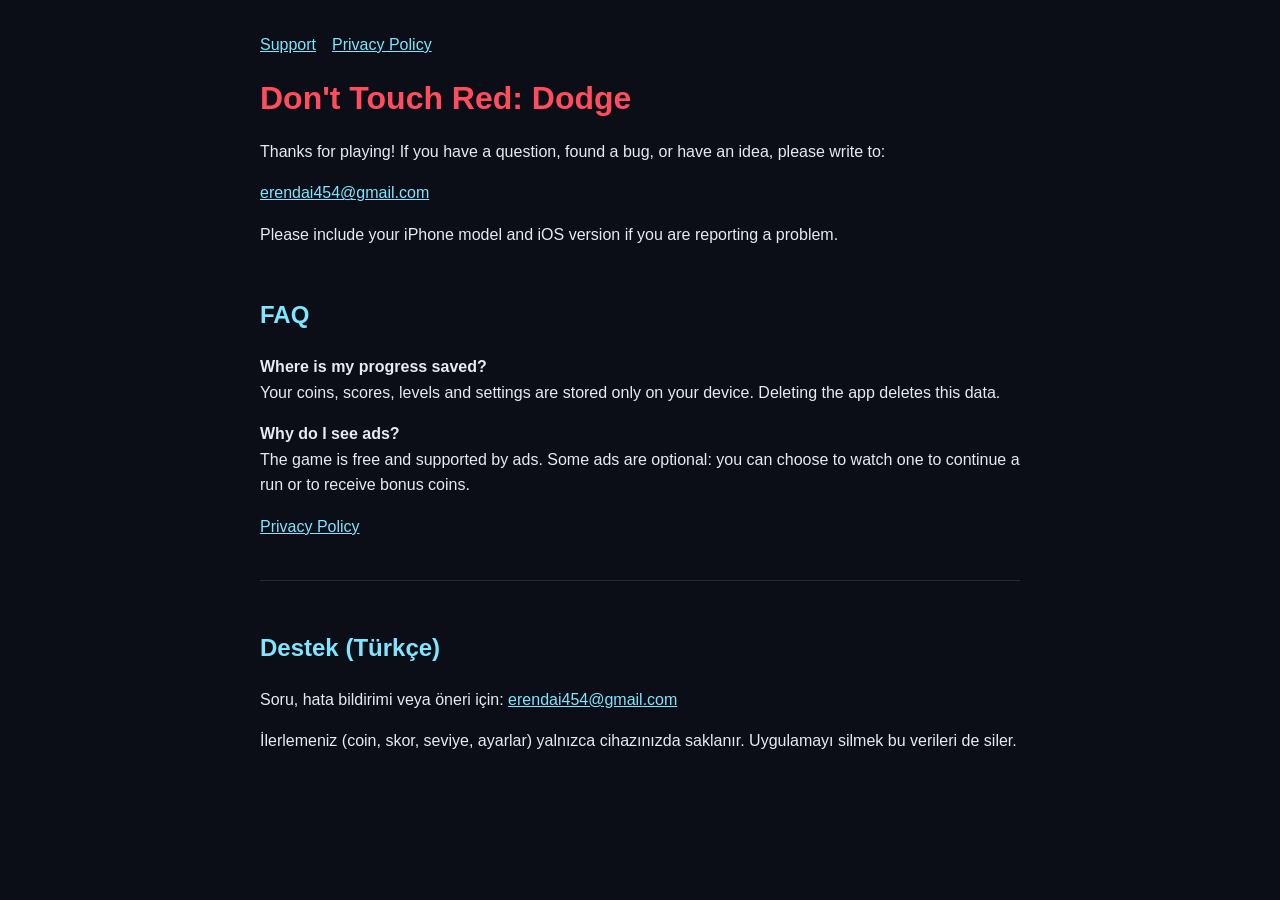
<file: index.html>
<!doctype html>
<html lang="en">
<head>
<meta charset="utf-8">
<meta name="viewport" content="width=device-width,initial-scale=1">
<title>Don't Touch Red: Dodge – Support</title>
<link rel="stylesheet" href="style.css">
</head>
<body>
<main>
<nav><a href="index.html">Support</a><a href="privacy.html">Privacy Policy</a></nav>
<h1>Don't Touch Red: Dodge</h1>
<p>Thanks for playing! If you have a question, found a bug, or have an idea, please write to:</p>
<p><a href="mailto:erendai454@gmail.com">erendai454@gmail.com</a></p>
<p>Please include your iPhone model and iOS version if you are reporting a problem.</p>
<h2>FAQ</h2>
<p><b>Where is my progress saved?</b><br>Your coins, scores, levels and settings are stored only on your device. Deleting the app deletes this data.</p>
<p><b>Why do I see ads?</b><br>The game is free and supported by ads. Some ads are optional: you can choose to watch one to continue a run or to receive bonus coins.</p>
<p><a href="privacy.html">Privacy Policy</a></p>
<hr>
<h2>Destek (Türkçe)</h2>
<p>Soru, hata bildirimi veya öneri için: <a href="mailto:erendai454@gmail.com">erendai454@gmail.com</a></p>
<p>İlerlemeniz (coin, skor, seviye, ayarlar) yalnızca cihazınızda saklanır. Uygulamayı silmek bu verileri de siler.</p>
</main>
</body>
</html>
</file>
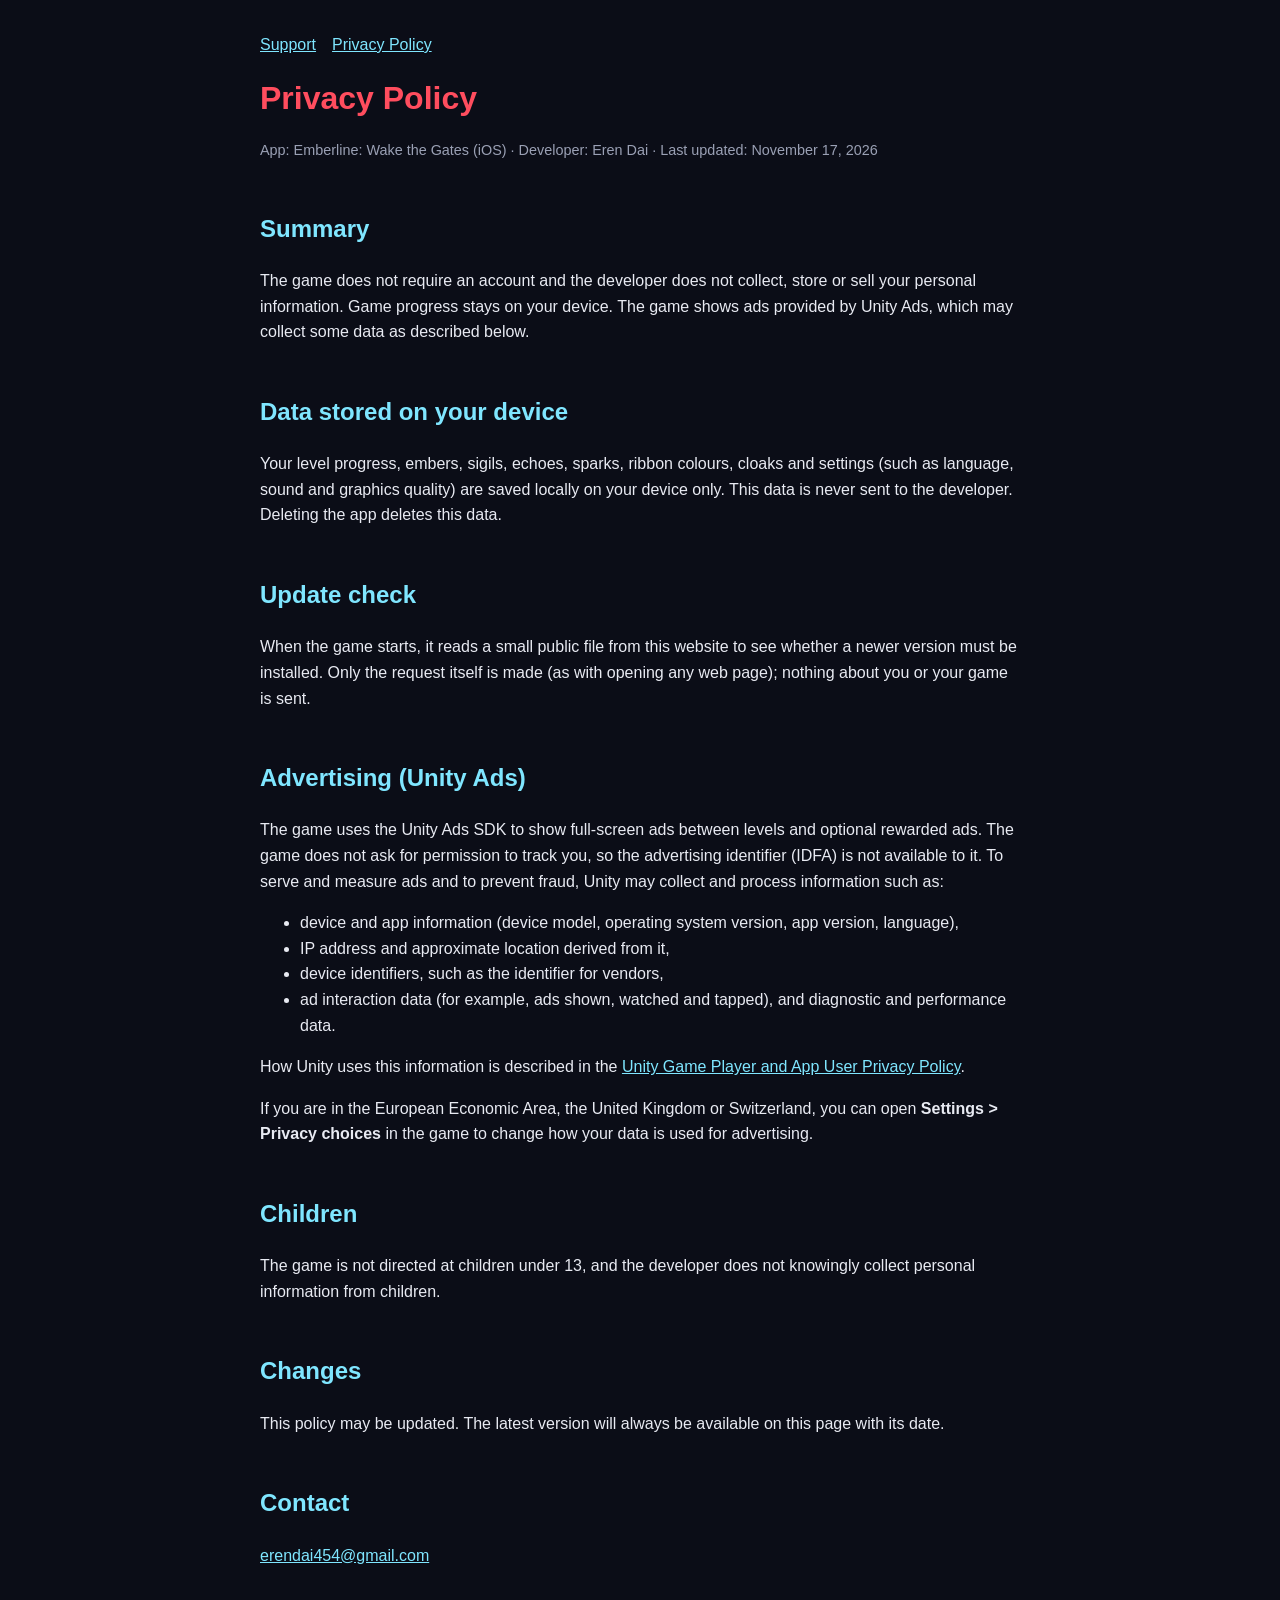
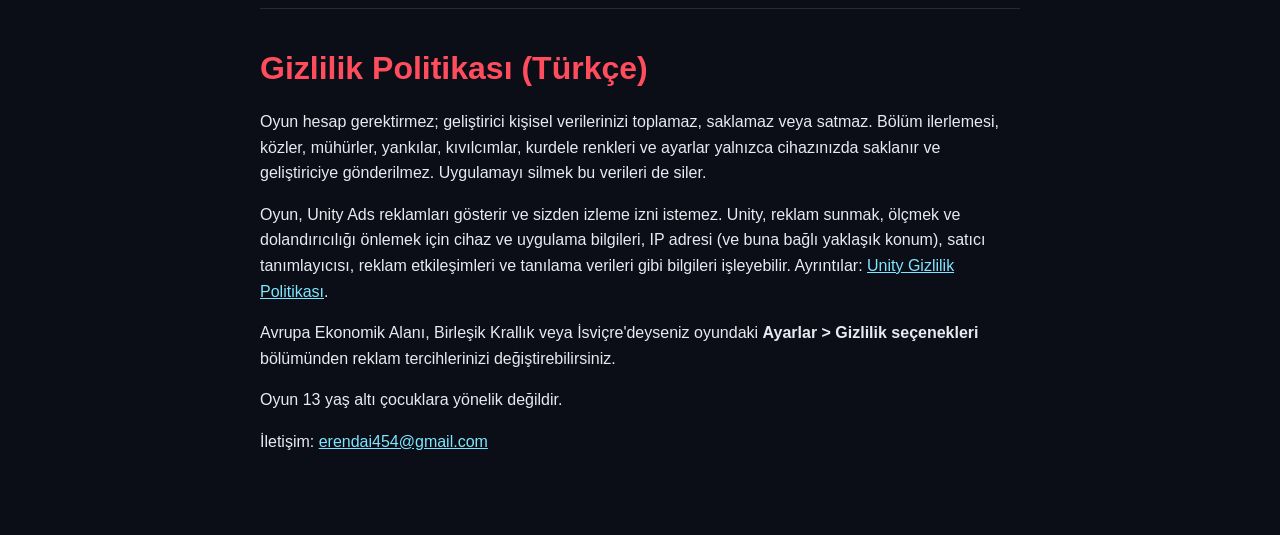
<file: emberline-privacy.html>
<!doctype html>
<html lang="en">
<head>
<meta charset="utf-8">
<meta name="viewport" content="width=device-width,initial-scale=1">
<title>Emberline: Wake the Gates – Privacy Policy</title>
<link rel="stylesheet" href="style.css">
</head>
<body>
<main>
<nav><a href="emberline.html">Support</a><a href="emberline-privacy.html">Privacy Policy</a></nav>
<h1>Privacy Policy</h1>
<p class="muted">App: Emberline: Wake the Gates (iOS) · Developer: Eren Dai · Last updated: November 17, 2026</p>

<h2>Summary</h2>
<p>The game does not require an account and the developer does not collect, store or sell your personal information. Game progress stays on your device. The game shows ads provided by Unity Ads, which may collect some data as described below.</p>

<h2>Data stored on your device</h2>
<p>Your level progress, embers, sigils, echoes, sparks, ribbon colours, cloaks and settings (such as language, sound and graphics quality) are saved locally on your device only. This data is never sent to the developer. Deleting the app deletes this data.</p>

<h2>Update check</h2>
<p>When the game starts, it reads a small public file from this website to see whether a newer version must be installed. Only the request itself is made (as with opening any web page); nothing about you or your game is sent.</p>

<h2>Advertising (Unity Ads)</h2>
<p>The game uses the Unity Ads SDK to show full-screen ads between levels and optional rewarded ads. The game does not ask for permission to track you, so the advertising identifier (IDFA) is not available to it. To serve and measure ads and to prevent fraud, Unity may collect and process information such as:</p>
<ul>
<li>device and app information (device model, operating system version, app version, language),</li>
<li>IP address and approximate location derived from it,</li>
<li>device identifiers, such as the identifier for vendors,</li>
<li>ad interaction data (for example, ads shown, watched and tapped), and diagnostic and performance data.</li>
</ul>
<p>How Unity uses this information is described in the <a href="https://unity.com/legal/game-player-and-app-user-privacy-policy">Unity Game Player and App User Privacy Policy</a>.</p>
<p>If you are in the European Economic Area, the United Kingdom or Switzerland, you can open <b>Settings &gt; Privacy choices</b> in the game to change how your data is used for advertising.</p>

<h2>Children</h2>
<p>The game is not directed at children under 13, and the developer does not knowingly collect personal information from children.</p>

<h2>Changes</h2>
<p>This policy may be updated. The latest version will always be available on this page with its date.</p>

<h2>Contact</h2>
<p><a href="mailto:erendai454@gmail.com">erendai454@gmail.com</a></p>

<hr>
<h1>Gizlilik Politikası (Türkçe)</h1>
<p>Oyun hesap gerektirmez; geliştirici kişisel verilerinizi toplamaz, saklamaz veya satmaz. Bölüm ilerlemesi, közler, mühürler, yankılar, kıvılcımlar, kurdele renkleri ve ayarlar yalnızca cihazınızda saklanır ve geliştiriciye gönderilmez. Uygulamayı silmek bu verileri de siler.</p>
<p>Oyun, Unity Ads reklamları gösterir ve sizden izleme izni istemez. Unity, reklam sunmak, ölçmek ve dolandırıcılığı önlemek için cihaz ve uygulama bilgileri, IP adresi (ve buna bağlı yaklaşık konum), satıcı tanımlayıcısı, reklam etkileşimleri ve tanılama verileri gibi bilgileri işleyebilir. Ayrıntılar: <a href="https://unity.com/legal/game-player-and-app-user-privacy-policy">Unity Gizlilik Politikası</a>.</p>
<p>Avrupa Ekonomik Alanı, Birleşik Krallık veya İsviçre'deyseniz oyundaki <b>Ayarlar &gt; Gizlilik seçenekleri</b> bölümünden reklam tercihlerinizi değiştirebilirsiniz.</p>
<p>Oyun 13 yaş altı çocuklara yönelik değildir.</p>
<p>İletişim: <a href="mailto:erendai454@gmail.com">erendai454@gmail.com</a></p>
</main>
</body>
</html>
</file>
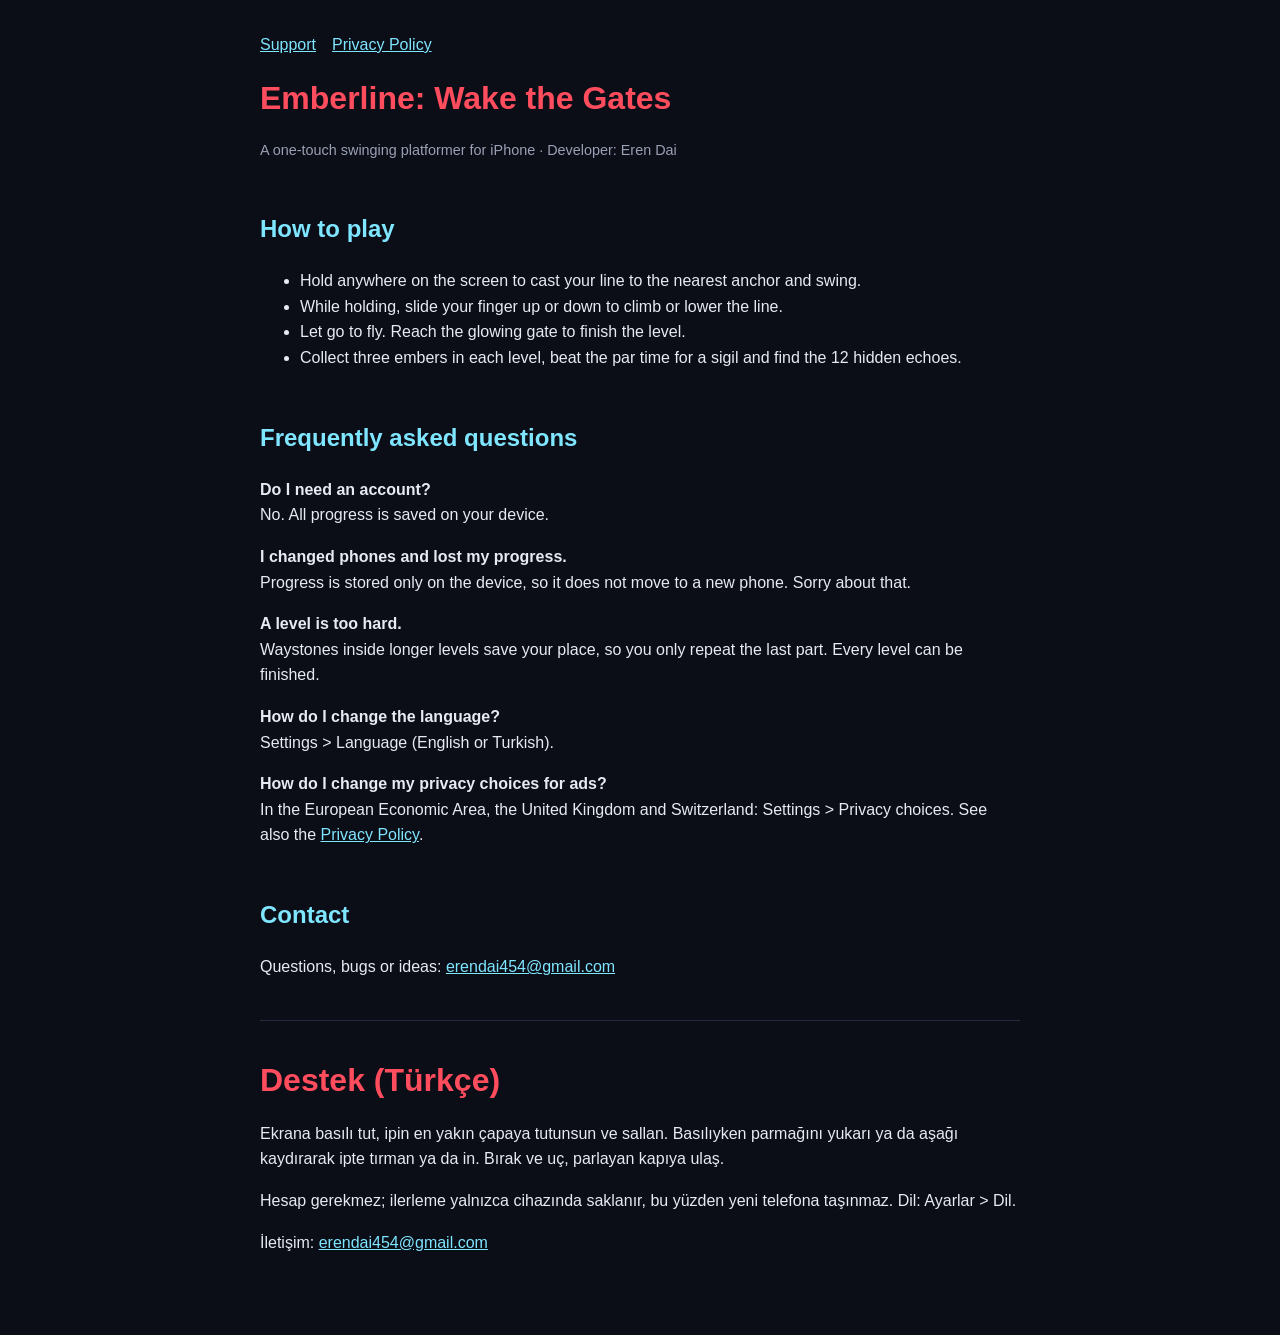
<file: emberline.html>
<!doctype html>
<html lang="en">
<head>
<meta charset="utf-8">
<meta name="viewport" content="width=device-width,initial-scale=1">
<title>Emberline: Wake the Gates – Support</title>
<link rel="stylesheet" href="style.css">
</head>
<body>
<main>
<nav><a href="emberline.html">Support</a><a href="emberline-privacy.html">Privacy Policy</a></nav>
<h1>Emberline: Wake the Gates</h1>
<p class="muted">A one-touch swinging platformer for iPhone · Developer: Eren Dai</p>

<h2>How to play</h2>
<ul>
<li>Hold anywhere on the screen to cast your line to the nearest anchor and swing.</li>
<li>While holding, slide your finger up or down to climb or lower the line.</li>
<li>Let go to fly. Reach the glowing gate to finish the level.</li>
<li>Collect three embers in each level, beat the par time for a sigil and find the 12 hidden echoes.</li>
</ul>

<h2>Frequently asked questions</h2>
<p><b>Do I need an account?</b><br>No. All progress is saved on your device.</p>
<p><b>I changed phones and lost my progress.</b><br>Progress is stored only on the device, so it does not move to a new phone. Sorry about that.</p>
<p><b>A level is too hard.</b><br>Waystones inside longer levels save your place, so you only repeat the last part. Every level can be finished.</p>
<p><b>How do I change the language?</b><br>Settings &gt; Language (English or Turkish).</p>
<p><b>How do I change my privacy choices for ads?</b><br>In the European Economic Area, the United Kingdom and Switzerland: Settings &gt; Privacy choices. See also the <a href="emberline-privacy.html">Privacy Policy</a>.</p>

<h2>Contact</h2>
<p>Questions, bugs or ideas: <a href="mailto:erendai454@gmail.com">erendai454@gmail.com</a></p>

<hr>
<h1>Destek (Türkçe)</h1>
<p>Ekrana basılı tut, ipin en yakın çapaya tutunsun ve sallan. Basılıyken parmağını yukarı ya da aşağı kaydırarak ipte tırman ya da in. Bırak ve uç, parlayan kapıya ulaş.</p>
<p>Hesap gerekmez; ilerleme yalnızca cihazında saklanır, bu yüzden yeni telefona taşınmaz. Dil: Ayarlar &gt; Dil.</p>
<p>İletişim: <a href="mailto:erendai454@gmail.com">erendai454@gmail.com</a></p>
</main>
</body>
</html>
</file>
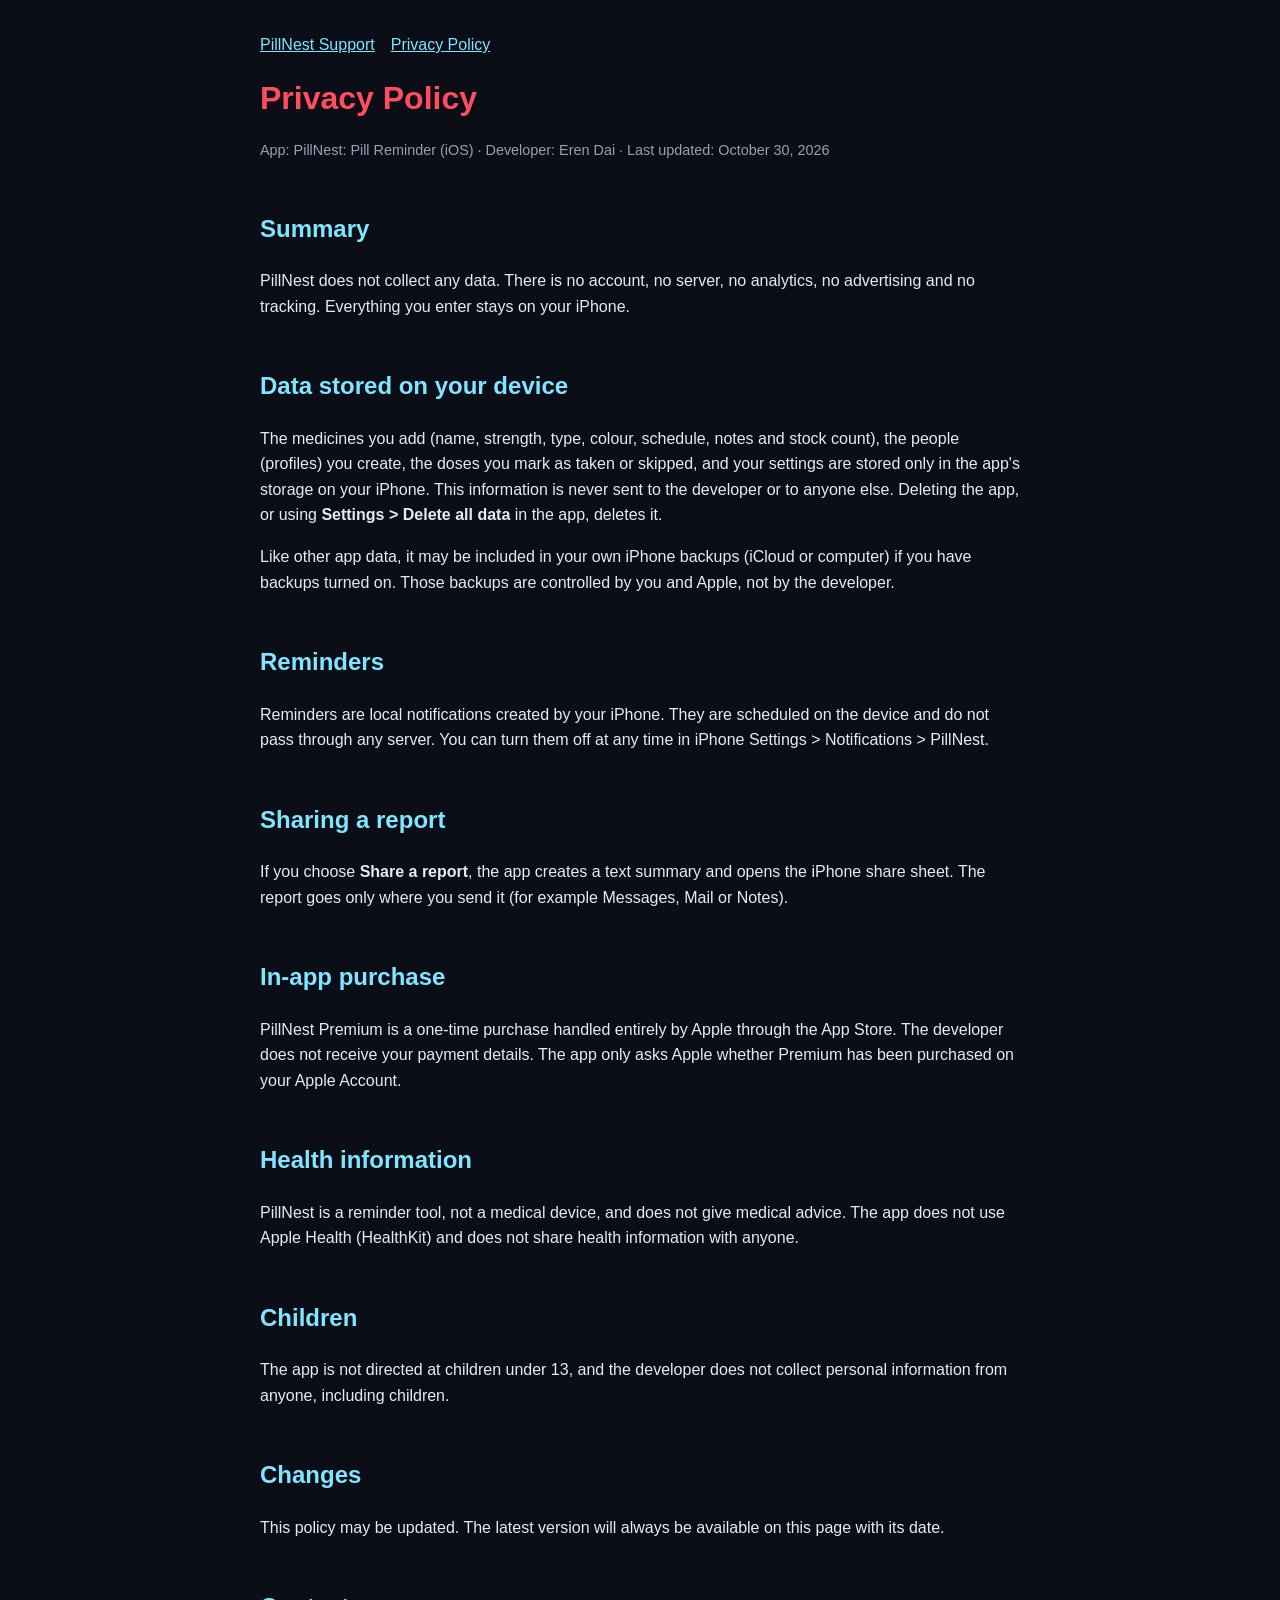
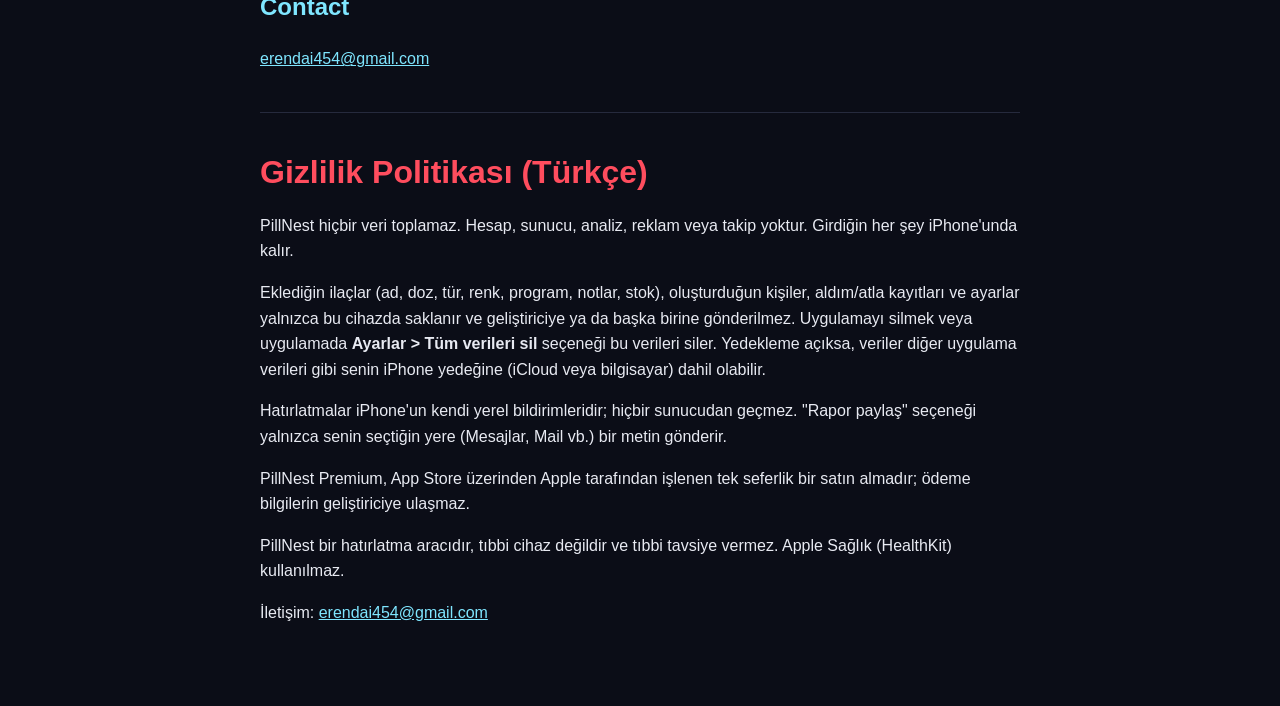
<file: pillnest-privacy.html>
<!doctype html>
<html lang="en">
<head>
<meta charset="utf-8">
<meta name="viewport" content="width=device-width,initial-scale=1">
<title>PillNest: Pill Reminder – Privacy Policy</title>
<link rel="stylesheet" href="style.css">
</head>
<body>
<main>
<nav><a href="pillnest.html">PillNest Support</a><a href="pillnest-privacy.html">Privacy Policy</a></nav>
<h1>Privacy Policy</h1>
<p class="muted">App: PillNest: Pill Reminder (iOS) · Developer: Eren Dai · Last updated: October 30, 2026</p>

<h2>Summary</h2>
<p>PillNest does not collect any data. There is no account, no server, no analytics, no advertising and no tracking. Everything you enter stays on your iPhone.</p>

<h2>Data stored on your device</h2>
<p>The medicines you add (name, strength, type, colour, schedule, notes and stock count), the people (profiles) you create, the doses you mark as taken or skipped, and your settings are stored only in the app's storage on your iPhone. This information is never sent to the developer or to anyone else. Deleting the app, or using <b>Settings &gt; Delete all data</b> in the app, deletes it.</p>
<p>Like other app data, it may be included in your own iPhone backups (iCloud or computer) if you have backups turned on. Those backups are controlled by you and Apple, not by the developer.</p>

<h2>Reminders</h2>
<p>Reminders are local notifications created by your iPhone. They are scheduled on the device and do not pass through any server. You can turn them off at any time in iPhone Settings &gt; Notifications &gt; PillNest.</p>

<h2>Sharing a report</h2>
<p>If you choose <b>Share a report</b>, the app creates a text summary and opens the iPhone share sheet. The report goes only where you send it (for example Messages, Mail or Notes).</p>

<h2>In-app purchase</h2>
<p>PillNest Premium is a one-time purchase handled entirely by Apple through the App Store. The developer does not receive your payment details. The app only asks Apple whether Premium has been purchased on your Apple Account.</p>

<h2>Health information</h2>
<p>PillNest is a reminder tool, not a medical device, and does not give medical advice. The app does not use Apple Health (HealthKit) and does not share health information with anyone.</p>

<h2>Children</h2>
<p>The app is not directed at children under 13, and the developer does not collect personal information from anyone, including children.</p>

<h2>Changes</h2>
<p>This policy may be updated. The latest version will always be available on this page with its date.</p>

<h2>Contact</h2>
<p><a href="mailto:erendai454@gmail.com">erendai454@gmail.com</a></p>

<hr>
<h1>Gizlilik Politikası (Türkçe)</h1>
<p>PillNest hiçbir veri toplamaz. Hesap, sunucu, analiz, reklam veya takip yoktur. Girdiğin her şey iPhone'unda kalır.</p>
<p>Eklediğin ilaçlar (ad, doz, tür, renk, program, notlar, stok), oluşturduğun kişiler, aldım/atla kayıtları ve ayarlar yalnızca bu cihazda saklanır ve geliştiriciye ya da başka birine gönderilmez. Uygulamayı silmek veya uygulamada <b>Ayarlar &gt; Tüm verileri sil</b> seçeneği bu verileri siler. Yedekleme açıksa, veriler diğer uygulama verileri gibi senin iPhone yedeğine (iCloud veya bilgisayar) dahil olabilir.</p>
<p>Hatırlatmalar iPhone'un kendi yerel bildirimleridir; hiçbir sunucudan geçmez. "Rapor paylaş" seçeneği yalnızca senin seçtiğin yere (Mesajlar, Mail vb.) bir metin gönderir.</p>
<p>PillNest Premium, App Store üzerinden Apple tarafından işlenen tek seferlik bir satın almadır; ödeme bilgilerin geliştiriciye ulaşmaz.</p>
<p>PillNest bir hatırlatma aracıdır, tıbbi cihaz değildir ve tıbbi tavsiye vermez. Apple Sağlık (HealthKit) kullanılmaz.</p>
<p>İletişim: <a href="mailto:erendai454@gmail.com">erendai454@gmail.com</a></p>
</main>
</body>
</html>
</file>
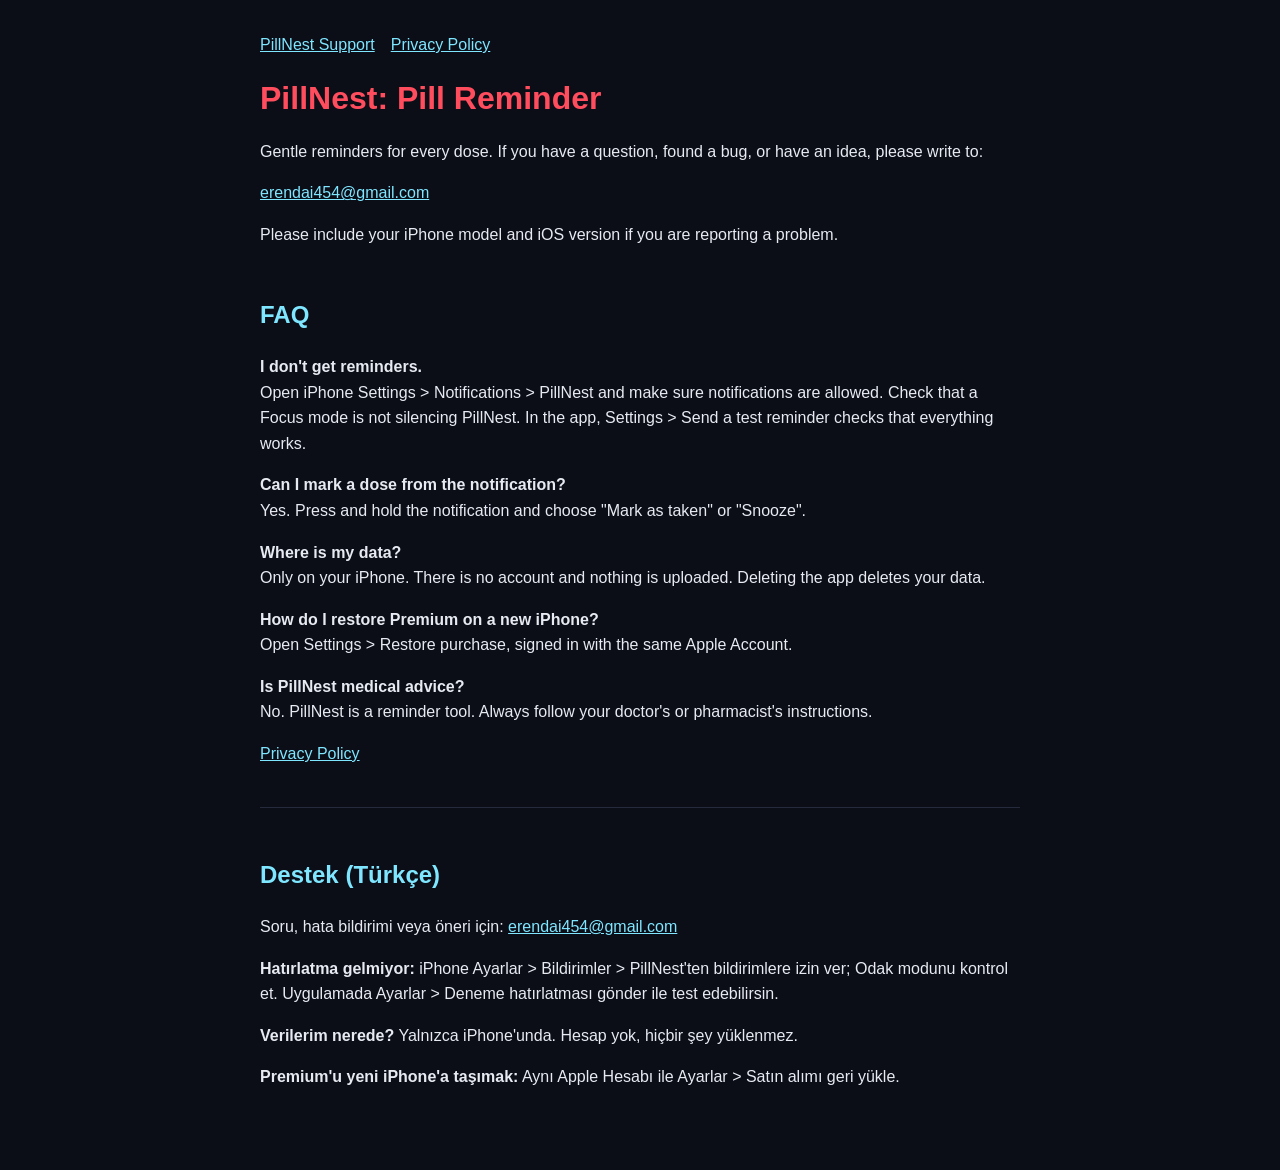
<file: pillnest.html>
<!doctype html>
<html lang="en">
<head>
<meta charset="utf-8">
<meta name="viewport" content="width=device-width,initial-scale=1">
<title>PillNest: Pill Reminder – Support</title>
<link rel="stylesheet" href="style.css">
</head>
<body>
<main>
<nav><a href="pillnest.html">PillNest Support</a><a href="pillnest-privacy.html">Privacy Policy</a></nav>
<h1>PillNest: Pill Reminder</h1>
<p>Gentle reminders for every dose. If you have a question, found a bug, or have an idea, please write to:</p>
<p><a href="mailto:erendai454@gmail.com">erendai454@gmail.com</a></p>
<p>Please include your iPhone model and iOS version if you are reporting a problem.</p>
<h2>FAQ</h2>
<p><b>I don't get reminders.</b><br>Open iPhone Settings &gt; Notifications &gt; PillNest and make sure notifications are allowed. Check that a Focus mode is not silencing PillNest. In the app, Settings &gt; Send a test reminder checks that everything works.</p>
<p><b>Can I mark a dose from the notification?</b><br>Yes. Press and hold the notification and choose "Mark as taken" or "Snooze".</p>
<p><b>Where is my data?</b><br>Only on your iPhone. There is no account and nothing is uploaded. Deleting the app deletes your data.</p>
<p><b>How do I restore Premium on a new iPhone?</b><br>Open Settings &gt; Restore purchase, signed in with the same Apple Account.</p>
<p><b>Is PillNest medical advice?</b><br>No. PillNest is a reminder tool. Always follow your doctor's or pharmacist's instructions.</p>
<p><a href="pillnest-privacy.html">Privacy Policy</a></p>
<hr>
<h2>Destek (Türkçe)</h2>
<p>Soru, hata bildirimi veya öneri için: <a href="mailto:erendai454@gmail.com">erendai454@gmail.com</a></p>
<p><b>Hatırlatma gelmiyor:</b> iPhone Ayarlar &gt; Bildirimler &gt; PillNest'ten bildirimlere izin ver; Odak modunu kontrol et. Uygulamada Ayarlar &gt; Deneme hatırlatması gönder ile test edebilirsin.</p>
<p><b>Verilerim nerede?</b> Yalnızca iPhone'unda. Hesap yok, hiçbir şey yüklenmez.</p>
<p><b>Premium'u yeni iPhone'a taşımak:</b> Aynı Apple Hesabı ile Ayarlar &gt; Satın alımı geri yükle.</p>
</main>
</body>
</html>
</file>
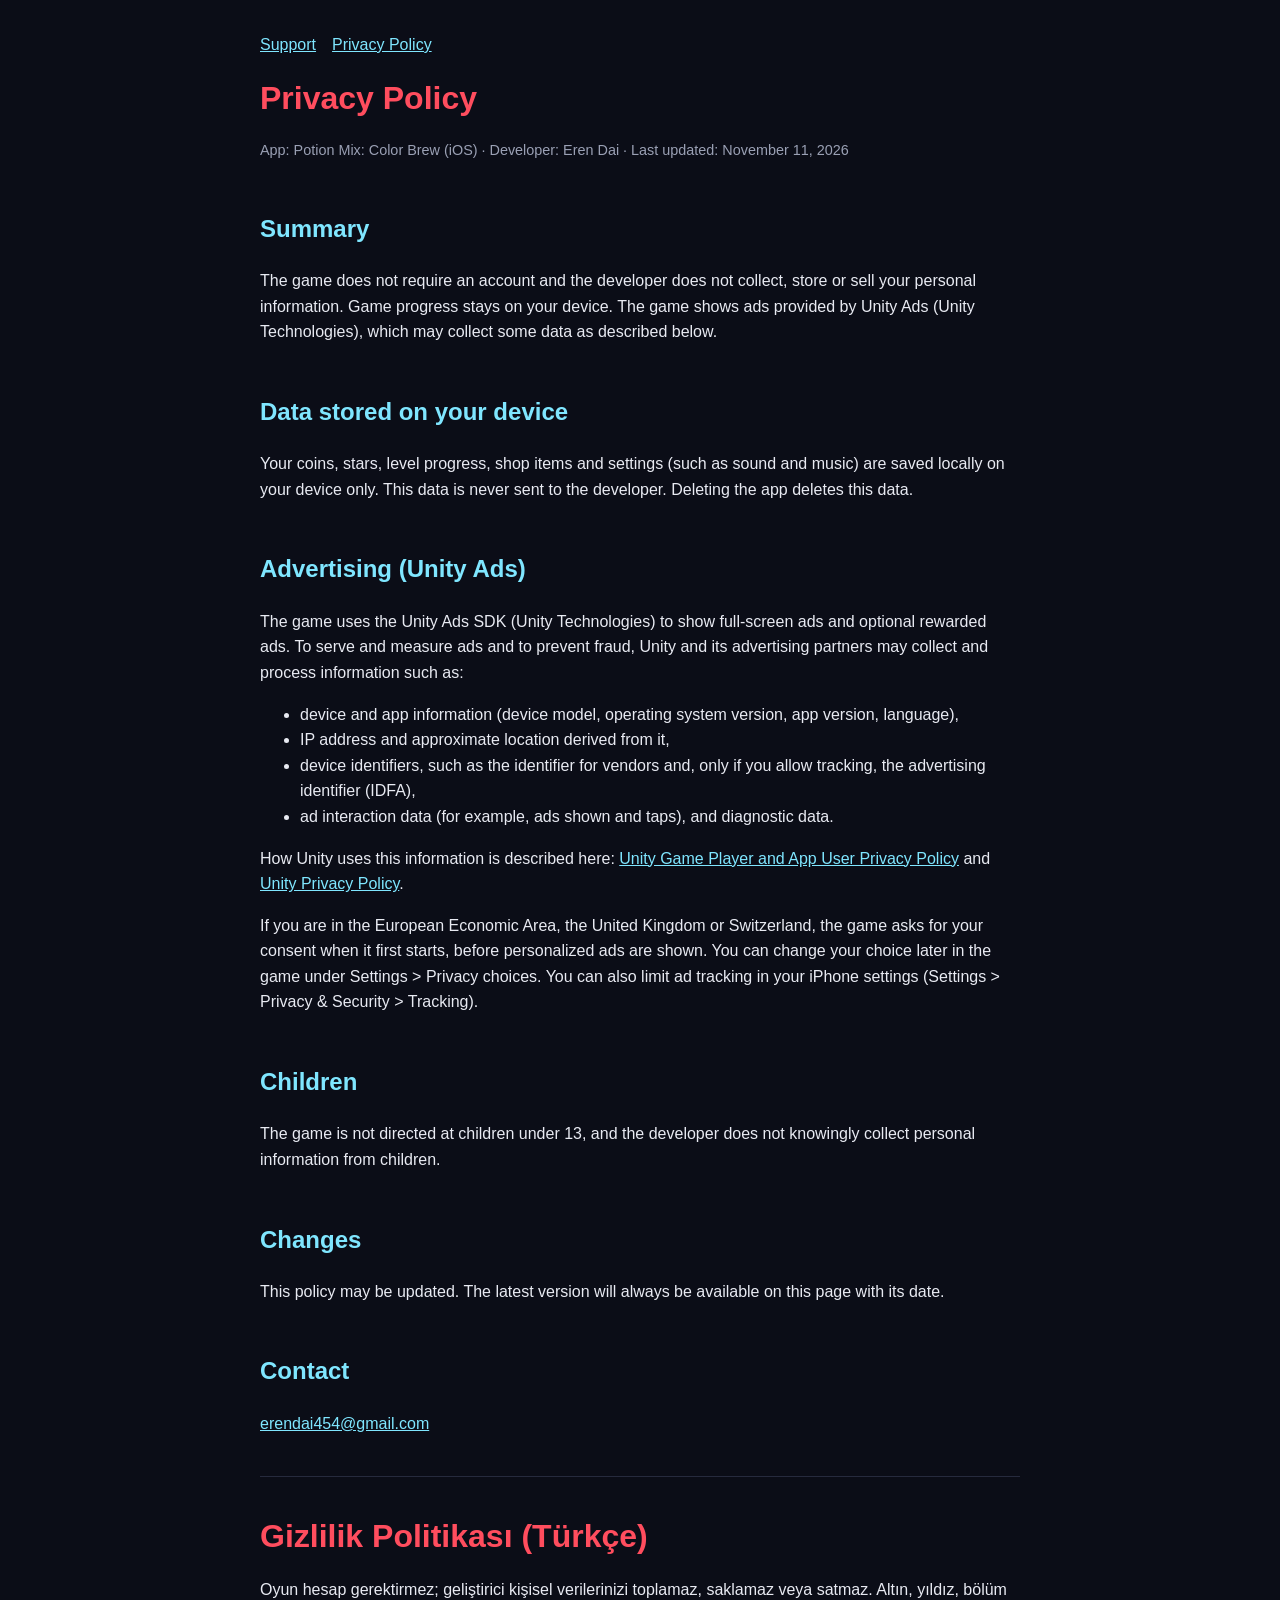
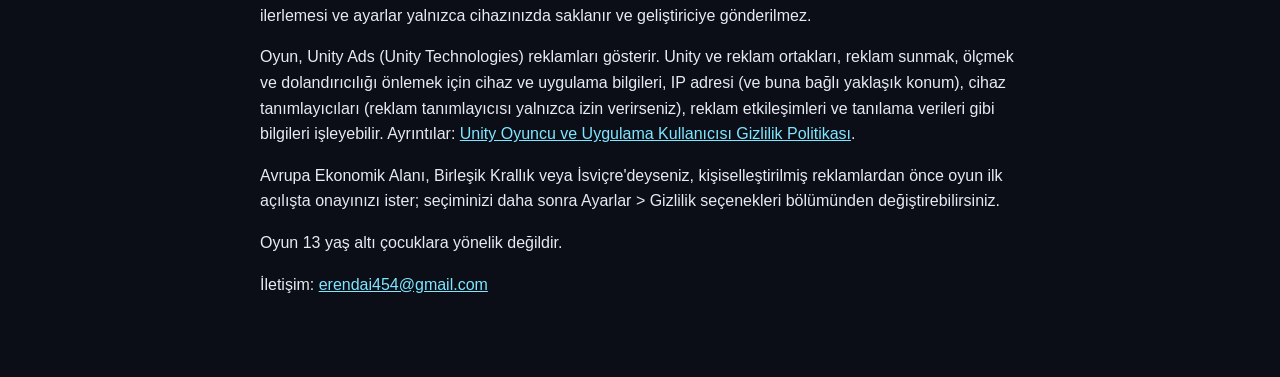
<file: potion-mix-privacy.html>
<!doctype html>
<html lang="en">
<head>
<meta charset="utf-8">
<meta name="viewport" content="width=device-width,initial-scale=1">
<title>Potion Mix: Color Brew – Privacy Policy</title>
<link rel="stylesheet" href="style.css">
</head>
<body>
<main>
<nav><a href="potion-mix.html">Support</a><a href="potion-mix-privacy.html">Privacy Policy</a></nav>
<h1>Privacy Policy</h1>
<p class="muted">App: Potion Mix: Color Brew (iOS) · Developer: Eren Dai · Last updated: November 11, 2026</p>

<h2>Summary</h2>
<p>The game does not require an account and the developer does not collect, store or sell your personal information. Game progress stays on your device. The game shows ads provided by Unity Ads (Unity Technologies), which may collect some data as described below.</p>

<h2>Data stored on your device</h2>
<p>Your coins, stars, level progress, shop items and settings (such as sound and music) are saved locally on your device only. This data is never sent to the developer. Deleting the app deletes this data.</p>

<h2>Advertising (Unity Ads)</h2>
<p>The game uses the Unity Ads SDK (Unity Technologies) to show full-screen ads and optional rewarded ads. To serve and measure ads and to prevent fraud, Unity and its advertising partners may collect and process information such as:</p>
<ul>
<li>device and app information (device model, operating system version, app version, language),</li>
<li>IP address and approximate location derived from it,</li>
<li>device identifiers, such as the identifier for vendors and, only if you allow tracking, the advertising identifier (IDFA),</li>
<li>ad interaction data (for example, ads shown and taps), and diagnostic data.</li>
</ul>
<p>How Unity uses this information is described here: <a href="https://unity.com/legal/game-player-and-app-user-privacy-policy">Unity Game Player and App User Privacy Policy</a> and <a href="https://unity.com/legal/privacy-policy">Unity Privacy Policy</a>.</p>
<p>If you are in the European Economic Area, the United Kingdom or Switzerland, the game asks for your consent when it first starts, before personalized ads are shown. You can change your choice later in the game under Settings &gt; Privacy choices. You can also limit ad tracking in your iPhone settings (Settings &gt; Privacy &amp; Security &gt; Tracking).</p>

<h2>Children</h2>
<p>The game is not directed at children under 13, and the developer does not knowingly collect personal information from children.</p>

<h2>Changes</h2>
<p>This policy may be updated. The latest version will always be available on this page with its date.</p>

<h2>Contact</h2>
<p><a href="mailto:erendai454@gmail.com">erendai454@gmail.com</a></p>

<hr>
<h1>Gizlilik Politikası (Türkçe)</h1>
<p>Oyun hesap gerektirmez; geliştirici kişisel verilerinizi toplamaz, saklamaz veya satmaz. Altın, yıldız, bölüm ilerlemesi ve ayarlar yalnızca cihazınızda saklanır ve geliştiriciye gönderilmez.</p>
<p>Oyun, Unity Ads (Unity Technologies) reklamları gösterir. Unity ve reklam ortakları, reklam sunmak, ölçmek ve dolandırıcılığı önlemek için cihaz ve uygulama bilgileri, IP adresi (ve buna bağlı yaklaşık konum), cihaz tanımlayıcıları (reklam tanımlayıcısı yalnızca izin verirseniz), reklam etkileşimleri ve tanılama verileri gibi bilgileri işleyebilir. Ayrıntılar: <a href="https://unity.com/legal/game-player-and-app-user-privacy-policy">Unity Oyuncu ve Uygulama Kullanıcısı Gizlilik Politikası</a>.</p>
<p>Avrupa Ekonomik Alanı, Birleşik Krallık veya İsviçre'deyseniz, kişiselleştirilmiş reklamlardan önce oyun ilk açılışta onayınızı ister; seçiminizi daha sonra Ayarlar &gt; Gizlilik seçenekleri bölümünden değiştirebilirsiniz.</p>
<p>Oyun 13 yaş altı çocuklara yönelik değildir.</p>
<p>İletişim: <a href="mailto:erendai454@gmail.com">erendai454@gmail.com</a></p>
</main>
</body>
</html>
</file>
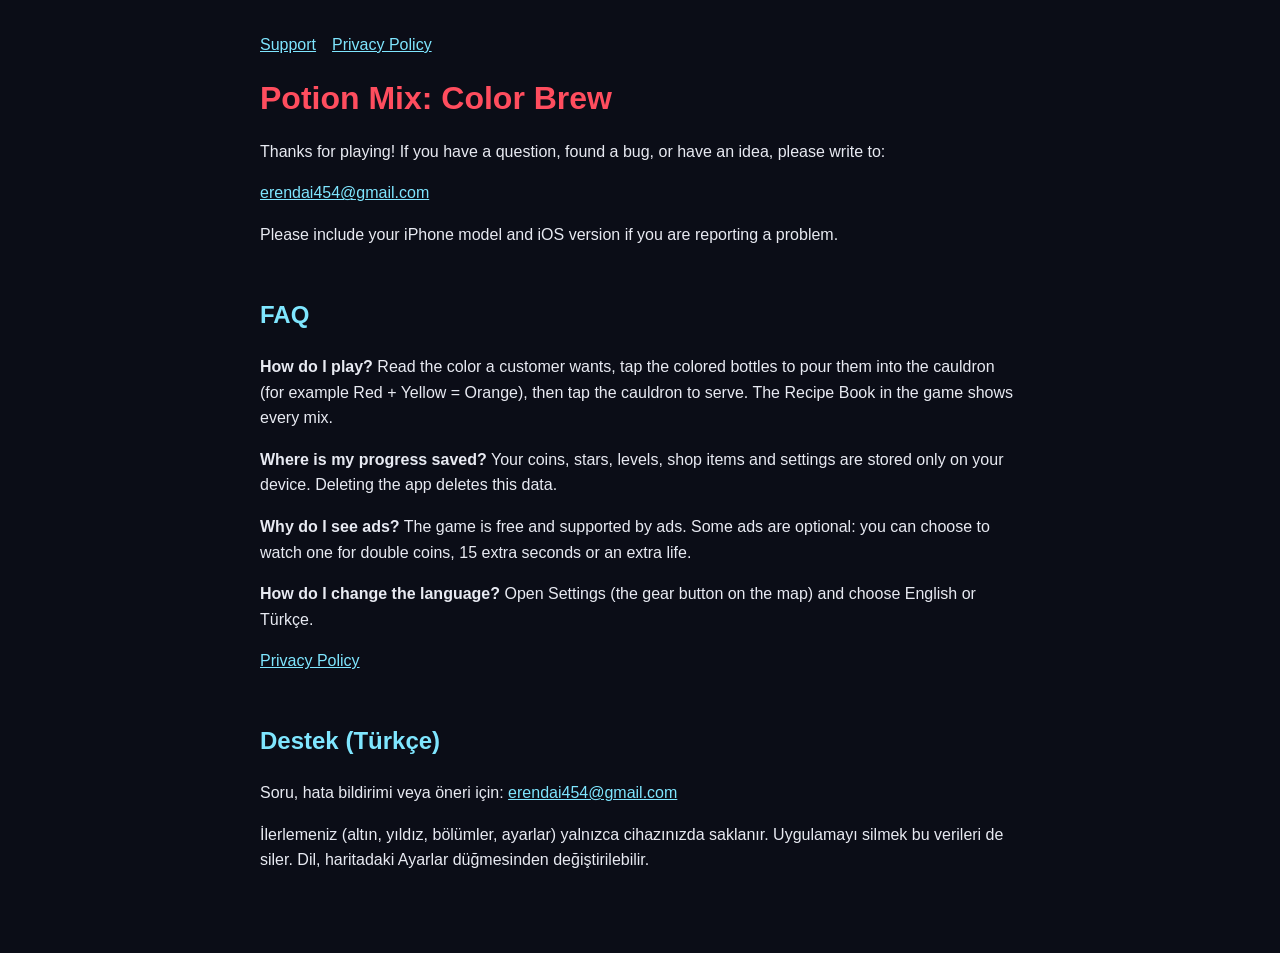
<file: potion-mix.html>
<!doctype html>
<html lang="en">
<head>
<meta charset="utf-8">
<meta name="viewport" content="width=device-width,initial-scale=1">
<title>Potion Mix: Color Brew – Support</title>
<link rel="stylesheet" href="style.css">
</head>
<body>
<main>
<nav><a href="potion-mix.html">Support</a><a href="potion-mix-privacy.html">Privacy Policy</a></nav>
<h1>Potion Mix: Color Brew</h1>
<p>Thanks for playing! If you have a question, found a bug, or have an idea, please write to:</p>
<p><a href="mailto:erendai454@gmail.com">erendai454@gmail.com</a></p>
<p>Please include your iPhone model and iOS version if you are reporting a problem.</p>

<h2>FAQ</h2>
<p><strong>How do I play?</strong> Read the color a customer wants, tap the colored bottles to pour them into the cauldron (for example Red + Yellow = Orange), then tap the cauldron to serve. The Recipe Book in the game shows every mix.</p>
<p><strong>Where is my progress saved?</strong> Your coins, stars, levels, shop items and settings are stored only on your device. Deleting the app deletes this data.</p>
<p><strong>Why do I see ads?</strong> The game is free and supported by ads. Some ads are optional: you can choose to watch one for double coins, 15 extra seconds or an extra life.</p>
<p><strong>How do I change the language?</strong> Open Settings (the gear button on the map) and choose English or Türkçe.</p>
<p><a href="potion-mix-privacy.html">Privacy Policy</a></p>

<h2>Destek (Türkçe)</h2>
<p>Soru, hata bildirimi veya öneri için: <a href="mailto:erendai454@gmail.com">erendai454@gmail.com</a></p>
<p>İlerlemeniz (altın, yıldız, bölümler, ayarlar) yalnızca cihazınızda saklanır. Uygulamayı silmek bu verileri de siler. Dil, haritadaki Ayarlar düğmesinden değiştirilebilir.</p>
</main>
</body>
</html>
</file>
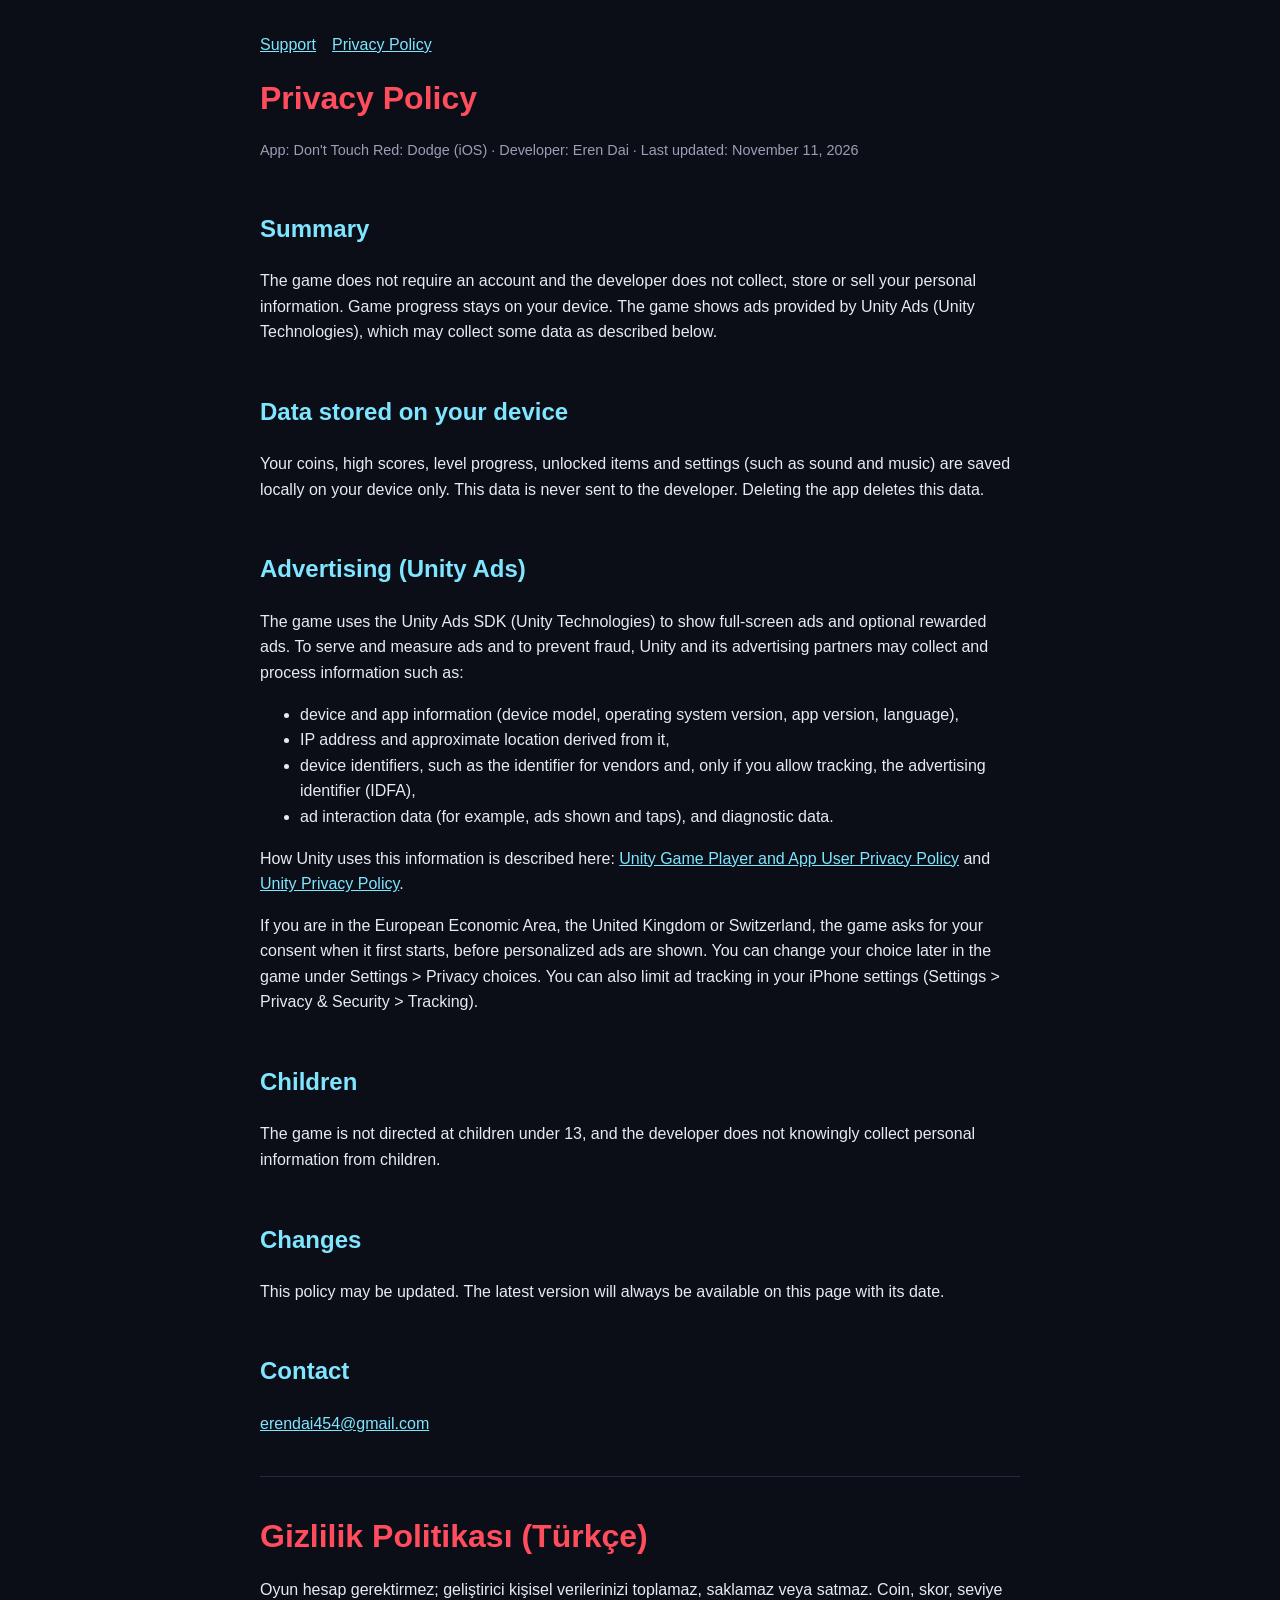
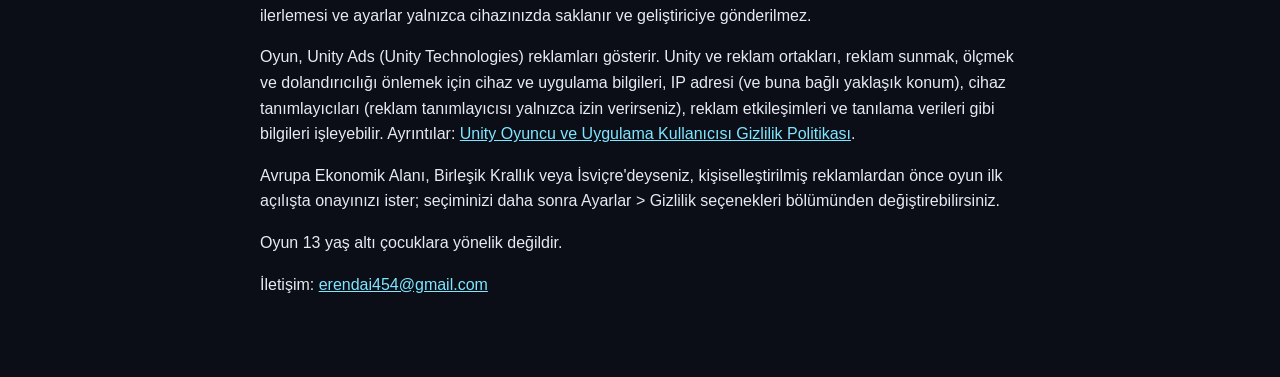
<file: privacy.html>
<!doctype html>
<html lang="en">
<head>
<meta charset="utf-8">
<meta name="viewport" content="width=device-width,initial-scale=1">
<title>Don't Touch Red: Dodge – Privacy Policy</title>
<link rel="stylesheet" href="style.css">
</head>
<body>
<main>
<nav><a href="index.html">Support</a><a href="privacy.html">Privacy Policy</a></nav>
<h1>Privacy Policy</h1>
<p class="muted">App: Don't Touch Red: Dodge (iOS) · Developer: Eren Dai · Last updated: November 11, 2026</p>

<h2>Summary</h2>
<p>The game does not require an account and the developer does not collect, store or sell your personal information. Game progress stays on your device. The game shows ads provided by Unity Ads (Unity Technologies), which may collect some data as described below.</p>

<h2>Data stored on your device</h2>
<p>Your coins, high scores, level progress, unlocked items and settings (such as sound and music) are saved locally on your device only. This data is never sent to the developer. Deleting the app deletes this data.</p>

<h2>Advertising (Unity Ads)</h2>
<p>The game uses the Unity Ads SDK (Unity Technologies) to show full-screen ads and optional rewarded ads. To serve and measure ads and to prevent fraud, Unity and its advertising partners may collect and process information such as:</p>
<ul>
<li>device and app information (device model, operating system version, app version, language),</li>
<li>IP address and approximate location derived from it,</li>
<li>device identifiers, such as the identifier for vendors and, only if you allow tracking, the advertising identifier (IDFA),</li>
<li>ad interaction data (for example, ads shown and taps), and diagnostic data.</li>
</ul>
<p>How Unity uses this information is described here: <a href="https://unity.com/legal/game-player-and-app-user-privacy-policy">Unity Game Player and App User Privacy Policy</a> and <a href="https://unity.com/legal/privacy-policy">Unity Privacy Policy</a>.</p>
<p>If you are in the European Economic Area, the United Kingdom or Switzerland, the game asks for your consent when it first starts, before personalized ads are shown. You can change your choice later in the game under Settings &gt; Privacy choices. You can also limit ad tracking in your iPhone settings (Settings &gt; Privacy &amp; Security &gt; Tracking).</p>

<h2>Children</h2>
<p>The game is not directed at children under 13, and the developer does not knowingly collect personal information from children.</p>

<h2>Changes</h2>
<p>This policy may be updated. The latest version will always be available on this page with its date.</p>

<h2>Contact</h2>
<p><a href="mailto:erendai454@gmail.com">erendai454@gmail.com</a></p>

<hr>
<h1>Gizlilik Politikası (Türkçe)</h1>
<p>Oyun hesap gerektirmez; geliştirici kişisel verilerinizi toplamaz, saklamaz veya satmaz. Coin, skor, seviye ilerlemesi ve ayarlar yalnızca cihazınızda saklanır ve geliştiriciye gönderilmez.</p>
<p>Oyun, Unity Ads (Unity Technologies) reklamları gösterir. Unity ve reklam ortakları, reklam sunmak, ölçmek ve dolandırıcılığı önlemek için cihaz ve uygulama bilgileri, IP adresi (ve buna bağlı yaklaşık konum), cihaz tanımlayıcıları (reklam tanımlayıcısı yalnızca izin verirseniz), reklam etkileşimleri ve tanılama verileri gibi bilgileri işleyebilir. Ayrıntılar: <a href="https://unity.com/legal/game-player-and-app-user-privacy-policy">Unity Oyuncu ve Uygulama Kullanıcısı Gizlilik Politikası</a>.</p>
<p>Avrupa Ekonomik Alanı, Birleşik Krallık veya İsviçre'deyseniz, kişiselleştirilmiş reklamlardan önce oyun ilk açılışta onayınızı ister; seçiminizi daha sonra Ayarlar &gt; Gizlilik seçenekleri bölümünden değiştirebilirsiniz.</p>
<p>Oyun 13 yaş altı çocuklara yönelik değildir.</p>
<p>İletişim: <a href="mailto:erendai454@gmail.com">erendai454@gmail.com</a></p>
</main>
</body>
</html>
</file>
<file: style.css>
:root{color-scheme:dark}
body{margin:0;background:#0b0d17;color:#e8eaf2;font:16px/1.6 -apple-system,BlinkMacSystemFont,"Segoe UI",Roboto,sans-serif}
main{max-width:760px;margin:0 auto;padding:32px 16px 64px}
h1{color:#ff4d5e;line-height:1.2}
h2{margin-top:2em;color:#7fe6ff}
a{color:#7fe6ff}
.muted{color:#9aa0b4;font-size:.9em}
hr{border:0;border-top:1px solid #262a3d;margin:40px 0}
nav a{margin-right:16px}
</file>
